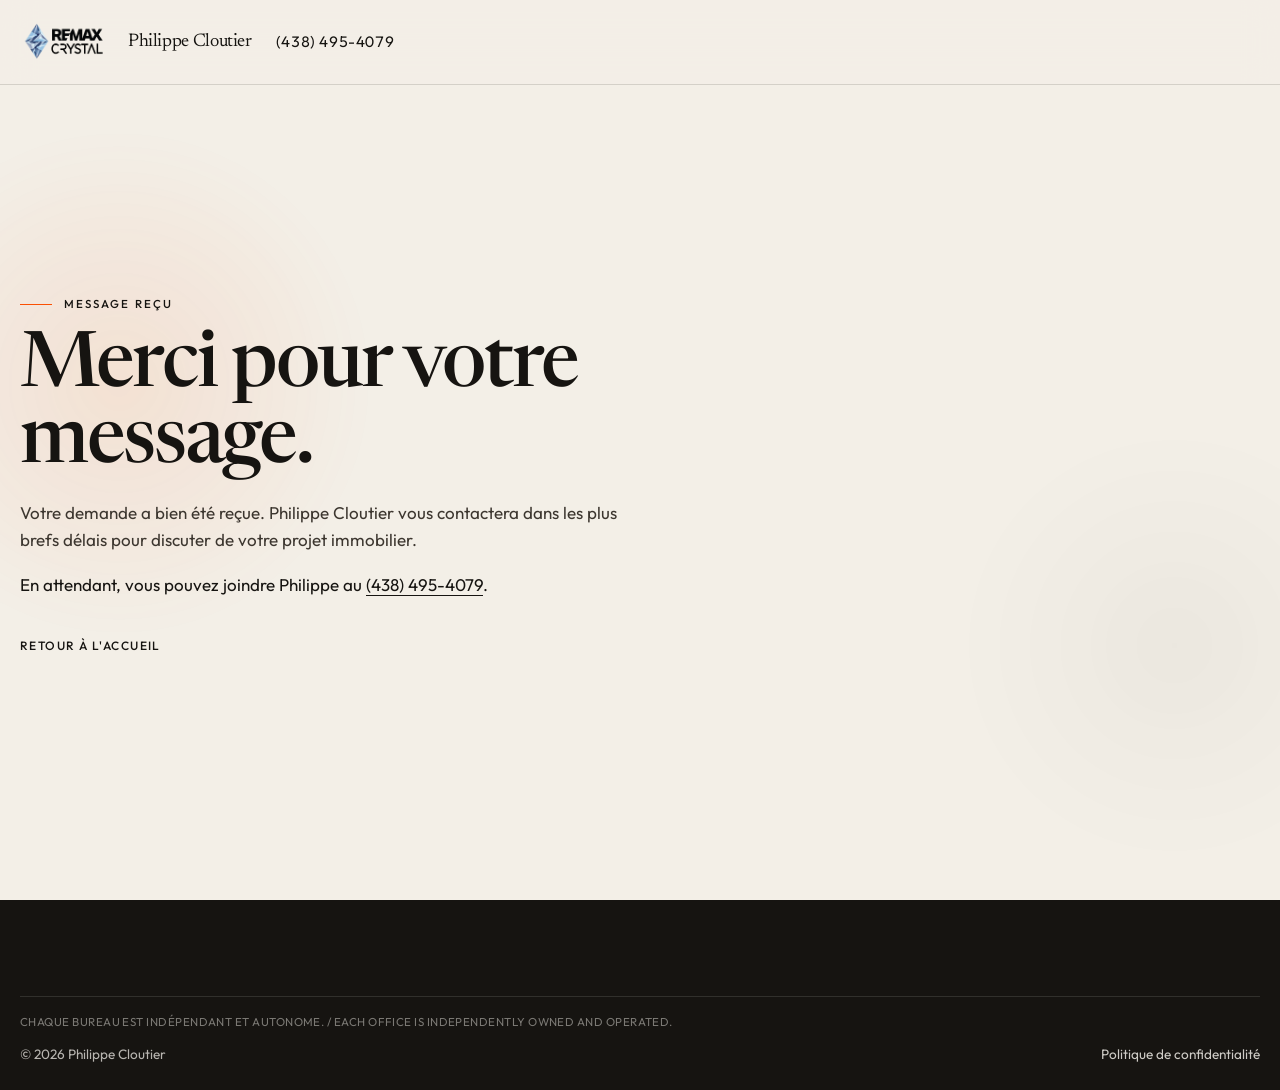
<file: merci.html>
<!DOCTYPE html>
<html lang="fr-CA">
<head>
  <meta charset="utf-8">
  <meta name="viewport" content="width=device-width, initial-scale=1">
  <title>Message reçu | Philippe Cloutier, courtier immobilier</title>
  <meta name="description" content="Votre message à Philippe Cloutier, courtier immobilier RE/MAX CRYSTAL à Saint-Eustache, a bien été reçu.">
  <meta name="robots" content="noindex, nofollow">
  <link rel="canonical" href="https://philippecloutier.net/merci.html">
  <link rel="alternate" hreflang="fr-CA" href="https://philippecloutier.net/merci.html">
  <link rel="alternate" hreflang="x-default" href="https://philippecloutier.net/merci.html">
  <meta property="og:title" content="Message reçu | Philippe Cloutier, courtier immobilier">
  <meta property="og:description" content="Votre message à Philippe Cloutier, courtier immobilier RE/MAX CRYSTAL à Saint-Eustache, a bien été reçu.">
  <meta property="og:type" content="website">
  <meta property="og:locale" content="fr_CA">
  <meta property="og:url" content="https://philippecloutier.net/merci.html">
  <meta property="og:image" content="https://philippecloutier.net/og-image.jpg">
  <meta property="og:image:alt" content="Philippe Cloutier, courtier immobilier RE/MAX CRYSTAL à Saint-Eustache">
  <meta name="twitter:card" content="summary_large_image">
  <meta name="twitter:title" content="Message reçu | Philippe Cloutier, courtier immobilier">
  <meta name="twitter:description" content="Votre message à Philippe Cloutier, courtier immobilier RE/MAX CRYSTAL à Saint-Eustache, a bien été reçu.">
  <meta name="twitter:image" content="https://philippecloutier.net/og-image.jpg">
  <link rel="icon" href="/favicon.ico" sizes="any">
  <link rel="icon" type="image/png" href="/favicon.png">
  <link rel="apple-touch-icon" href="/apple-touch-icon.png">
  <link rel="preconnect" href="https://fonts.googleapis.com">
  <link rel="preconnect" href="https://fonts.gstatic.com" crossorigin>
  <link rel="preload" href="https://fonts.googleapis.com/css2?family=Newsreader:ital,opsz,wght@0,6..72,400;0,6..72,500&family=Outfit:wght@300;400;500&display=swap" as="style" onload="this.onload=null;this.rel='stylesheet'">
  <noscript><link rel="stylesheet" href="https://fonts.googleapis.com/css2?family=Newsreader:ital,opsz,wght@0,6..72,400;0,6..72,500&family=Outfit:wght@300;400;500&display=swap"></noscript>
  <link rel="stylesheet" href="/assets/site.css">
</head>
<body>
  <a class="skip" href="#contenu">Aller au contenu</a>
  <div class="atmosphere" aria-hidden="true"><span class="orb orb-a"></span><span class="orb orb-b"></span></div>
  <div class="page">
    <header class="nav nav-solid" id="nav">
      <div class="nav-inner">
        <a class="brand" href="/">
          <img class="brand-logo brand-logo-light" src="/logo_remax_crystal_fond_noir.png" alt="RE/MAX CRYSTAL" width="500" height="208">
          <img class="brand-logo brand-logo-dark" src="/crystal-supp-noir-diamand.png" alt="" width="1600" height="712">
          <span class="brand-name">Philippe Cloutier</span>
        </a>
        <a class="nav-phone desk" href="tel:+14384954079">(438) 495-4079</a>
      </div>
    </header>
    <main id="contenu" class="thanks">
      <div class="wrap">
        <p class="eyebrow">Message reçu</p>
        <h1>Merci pour votre message.</h1>
        <p class="lede">Votre demande a bien été reçue. Philippe Cloutier vous contactera dans les plus brefs délais pour discuter de votre projet immobilier.</p>
        <p>En attendant, vous pouvez joindre Philippe au <a href="tel:+14384954079">(438) 495-4079</a>.</p>
        <p class="section-more"><a class="text-link" href="/">Retour à l'accueil</a></p>
      </div>
    </main>
    <footer class="site-footer">
      <div class="wrap-wide">
        <p class="fine">Chaque bureau est indépendant et autonome. / Each Office Is Independently Owned and Operated.</p>
        <div class="footer-bottom"><span>© 2026 Philippe Cloutier</span><a href="/politique-confidentialite.html">Politique de confidentialité</a></div>
      </div>
    </footer>
  </div>
</body>
</html>
</file>
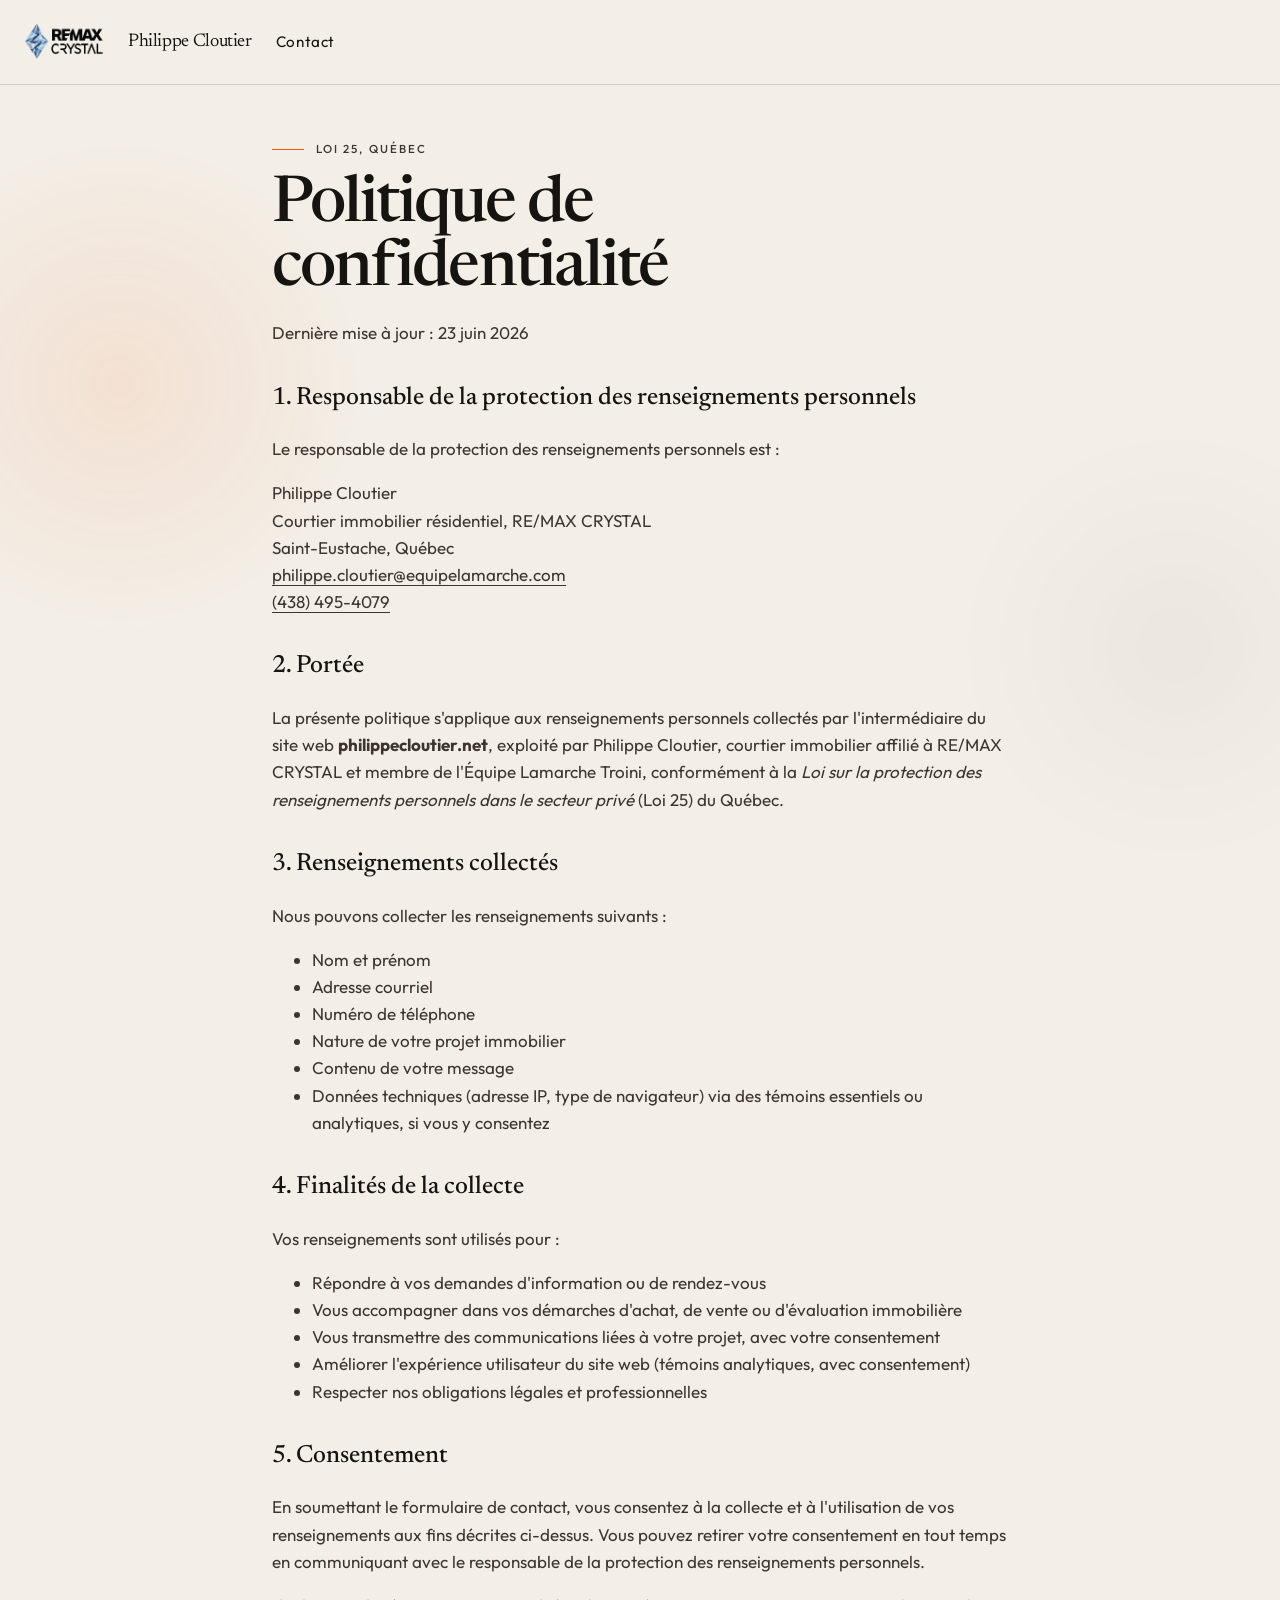
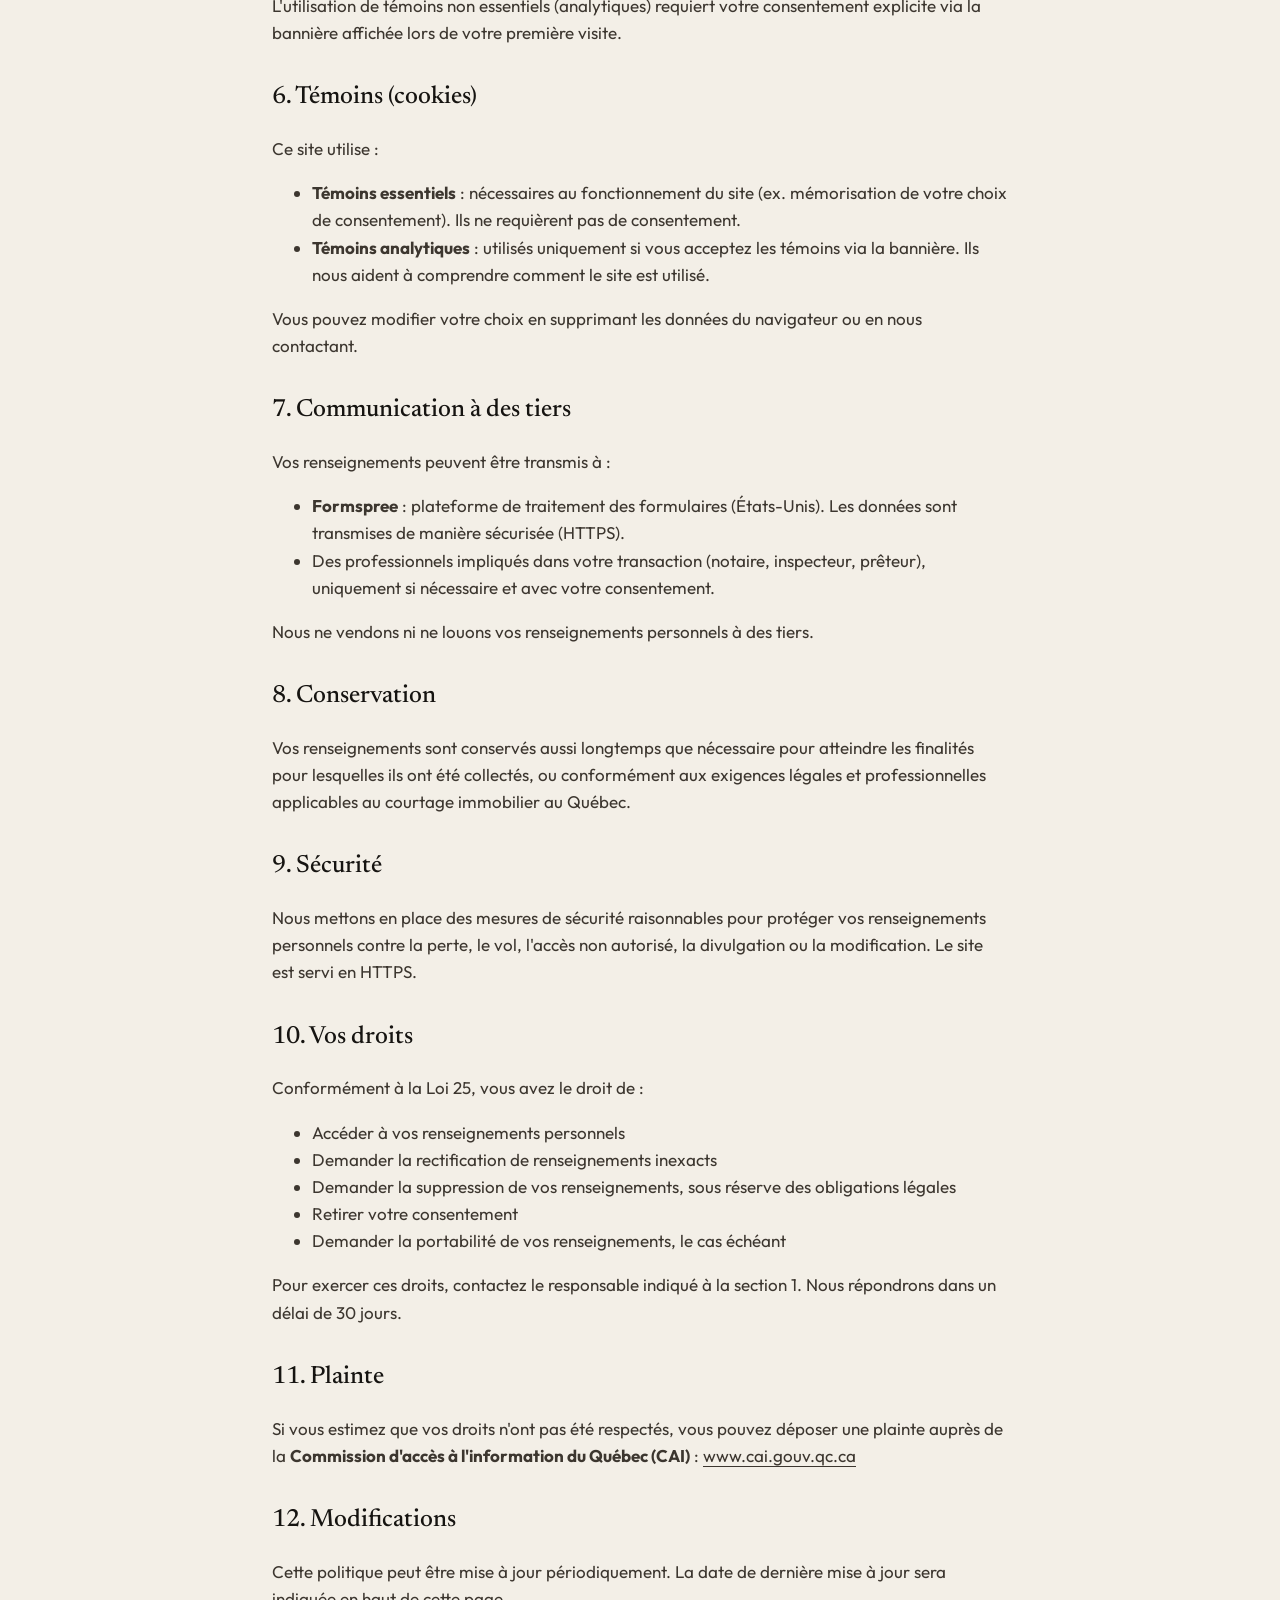
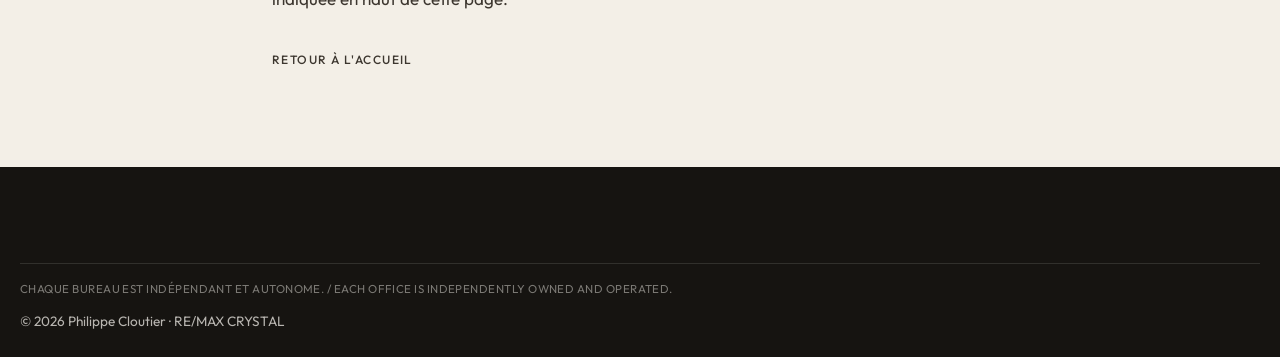
<file: politique-confidentialite.html>
<!DOCTYPE html>
<html lang="fr-CA">
<head>
  <meta charset="utf-8">
  <meta name="viewport" content="width=device-width, initial-scale=1">
  <title>Politique de confidentialité (Loi 25) | Philippe Cloutier</title>
  <meta name="description" content="Politique de confidentialité de Philippe Cloutier, courtier immobilier RE/MAX CRYSTAL à Saint-Eustache, conforme à la Loi 25 du Québec.">
  <link rel="canonical" href="https://philippecloutier.net/politique-confidentialite.html">
  <link rel="alternate" hreflang="fr-CA" href="https://philippecloutier.net/politique-confidentialite.html">
  <link rel="alternate" hreflang="x-default" href="https://philippecloutier.net/politique-confidentialite.html">
  <meta name="robots" content="index, follow">
  <meta property="og:title" content="Politique de confidentialité (Loi 25) | Philippe Cloutier">
  <meta property="og:description" content="Politique de confidentialité de Philippe Cloutier, courtier immobilier RE/MAX CRYSTAL à Saint-Eustache, conforme à la Loi 25 du Québec.">
  <meta property="og:type" content="website">
  <meta property="og:locale" content="fr_CA">
  <meta property="og:url" content="https://philippecloutier.net/politique-confidentialite.html">
  <meta property="og:image" content="https://philippecloutier.net/og-image.jpg">
  <meta property="og:image:alt" content="Philippe Cloutier, courtier immobilier RE/MAX CRYSTAL à Saint-Eustache">
  <meta name="twitter:card" content="summary_large_image">
  <meta name="twitter:title" content="Politique de confidentialité (Loi 25) | Philippe Cloutier">
  <meta name="twitter:description" content="Politique de confidentialité de Philippe Cloutier, courtier immobilier RE/MAX CRYSTAL à Saint-Eustache, conforme à la Loi 25 du Québec.">
  <meta name="twitter:image" content="https://philippecloutier.net/og-image.jpg">
  <link rel="icon" href="/favicon.ico" sizes="any">
  <link rel="icon" type="image/png" href="/favicon.png">
  <link rel="apple-touch-icon" href="/apple-touch-icon.png">
  <link rel="preconnect" href="https://fonts.googleapis.com">
  <link rel="preconnect" href="https://fonts.gstatic.com" crossorigin>
  <link rel="preload" href="https://fonts.googleapis.com/css2?family=Newsreader:ital,opsz,wght@0,6..72,400;0,6..72,500&family=Outfit:wght@300;400;500&display=swap" as="style" onload="this.onload=null;this.rel='stylesheet'">
  <noscript><link rel="stylesheet" href="https://fonts.googleapis.com/css2?family=Newsreader:ital,opsz,wght@0,6..72,400;0,6..72,500&family=Outfit:wght@300;400;500&display=swap"></noscript>
  <link rel="stylesheet" href="/assets/site.css">
  <script type="application/ld+json">
  {"@context":"https://schema.org","@type":"BreadcrumbList","itemListElement":[{"@type":"ListItem","position":1,"name":"Accueil","item":"https://philippecloutier.net/"},{"@type":"ListItem","position":2,"name":"Politique de confidentialité","item":"https://philippecloutier.net/politique-confidentialite.html"}]}
  </script>
</head>
<body>
  <a class="skip" href="#contenu">Aller au contenu</a>
  <div class="atmosphere" aria-hidden="true"><span class="orb orb-a"></span><span class="orb orb-b"></span></div>
  <div class="page">
    <header class="nav nav-solid" id="nav">
      <div class="nav-inner">
        <a class="brand" href="/">
          <img class="brand-logo brand-logo-light" src="/logo_remax_crystal_fond_noir.png" alt="RE/MAX CRYSTAL" width="500" height="208">
          <img class="brand-logo brand-logo-dark" src="/crystal-supp-noir-diamand.png" alt="" width="1600" height="712">
          <span class="brand-name">Philippe Cloutier</span>
        </a>
        <a class="nav-phone desk" href="/#contact">Contact</a>
      </div>
    </header>
    <main id="contenu" class="page-hero">
      <article class="wrap legal">
        <p class="eyebrow">Loi 25, Québec</p>
        <h1>Politique de confidentialité</h1>
        <p class="updated">Dernière mise à jour : 23 juin 2026</p>

        <h2>1. Responsable de la protection des renseignements personnels</h2>
        <p>Le responsable de la protection des renseignements personnels est :</p>
        <p>Philippe Cloutier<br>Courtier immobilier résidentiel, RE/MAX CRYSTAL<br>Saint-Eustache, Québec<br><a href="mailto:philippe.cloutier@equipelamarche.com">philippe.cloutier@equipelamarche.com</a><br><a href="tel:+14384954079">(438) 495-4079</a></p>

        <h2>2. Portée</h2>
        <p>La présente politique s'applique aux renseignements personnels collectés par l'intermédiaire du site web <strong>philippecloutier.net</strong>, exploité par Philippe Cloutier, courtier immobilier affilié à RE/MAX CRYSTAL et membre de l'Équipe Lamarche Troini, conformément à la <em>Loi sur la protection des renseignements personnels dans le secteur privé</em> (Loi 25) du Québec.</p>

        <h2>3. Renseignements collectés</h2>
        <p>Nous pouvons collecter les renseignements suivants :</p>
        <ul>
          <li>Nom et prénom</li>
          <li>Adresse courriel</li>
          <li>Numéro de téléphone</li>
          <li>Nature de votre projet immobilier</li>
          <li>Contenu de votre message</li>
          <li>Données techniques (adresse IP, type de navigateur) via des témoins essentiels ou analytiques, si vous y consentez</li>
        </ul>

        <h2>4. Finalités de la collecte</h2>
        <p>Vos renseignements sont utilisés pour :</p>
        <ul>
          <li>Répondre à vos demandes d'information ou de rendez-vous</li>
          <li>Vous accompagner dans vos démarches d'achat, de vente ou d'évaluation immobilière</li>
          <li>Vous transmettre des communications liées à votre projet, avec votre consentement</li>
          <li>Améliorer l'expérience utilisateur du site web (témoins analytiques, avec consentement)</li>
          <li>Respecter nos obligations légales et professionnelles</li>
        </ul>

        <h2>5. Consentement</h2>
        <p>En soumettant le formulaire de contact, vous consentez à la collecte et à l'utilisation de vos renseignements aux fins décrites ci-dessus. Vous pouvez retirer votre consentement en tout temps en communiquant avec le responsable de la protection des renseignements personnels.</p>
        <p>L'utilisation de témoins non essentiels (analytiques) requiert votre consentement explicite via la bannière affichée lors de votre première visite.</p>

        <h2>6. Témoins (cookies)</h2>
        <p>Ce site utilise :</p>
        <ul>
          <li><strong>Témoins essentiels</strong> : nécessaires au fonctionnement du site (ex. mémorisation de votre choix de consentement). Ils ne requièrent pas de consentement.</li>
          <li><strong>Témoins analytiques</strong> : utilisés uniquement si vous acceptez les témoins via la bannière. Ils nous aident à comprendre comment le site est utilisé.</li>
        </ul>
        <p>Vous pouvez modifier votre choix en supprimant les données du navigateur ou en nous contactant.</p>

        <h2>7. Communication à des tiers</h2>
        <p>Vos renseignements peuvent être transmis à :</p>
        <ul>
          <li><strong>Formspree</strong> : plateforme de traitement des formulaires (États-Unis). Les données sont transmises de manière sécurisée (HTTPS).</li>
          <li>Des professionnels impliqués dans votre transaction (notaire, inspecteur, prêteur), uniquement si nécessaire et avec votre consentement.</li>
        </ul>
        <p>Nous ne vendons ni ne louons vos renseignements personnels à des tiers.</p>

        <h2>8. Conservation</h2>
        <p>Vos renseignements sont conservés aussi longtemps que nécessaire pour atteindre les finalités pour lesquelles ils ont été collectés, ou conformément aux exigences légales et professionnelles applicables au courtage immobilier au Québec.</p>

        <h2>9. Sécurité</h2>
        <p>Nous mettons en place des mesures de sécurité raisonnables pour protéger vos renseignements personnels contre la perte, le vol, l'accès non autorisé, la divulgation ou la modification. Le site est servi en HTTPS.</p>

        <h2>10. Vos droits</h2>
        <p>Conformément à la Loi 25, vous avez le droit de :</p>
        <ul>
          <li>Accéder à vos renseignements personnels</li>
          <li>Demander la rectification de renseignements inexacts</li>
          <li>Demander la suppression de vos renseignements, sous réserve des obligations légales</li>
          <li>Retirer votre consentement</li>
          <li>Demander la portabilité de vos renseignements, le cas échéant</li>
        </ul>
        <p>Pour exercer ces droits, contactez le responsable indiqué à la section 1. Nous répondrons dans un délai de 30 jours.</p>

        <h2>11. Plainte</h2>
        <p>Si vous estimez que vos droits n'ont pas été respectés, vous pouvez déposer une plainte auprès de la <strong>Commission d'accès à l'information du Québec (CAI)</strong> : <a href="https://www.cai.gouv.qc.ca" target="_blank" rel="noopener">www.cai.gouv.qc.ca</a></p>

        <h2>12. Modifications</h2>
        <p>Cette politique peut être mise à jour périodiquement. La date de dernière mise à jour sera indiquée en haut de cette page.</p>
        <p class="section-more"><a class="text-link" href="/">Retour à l'accueil</a></p>
      </article>
    </main>
    <footer class="site-footer">
      <div class="wrap-wide">
        <p class="fine">Chaque bureau est indépendant et autonome. / Each Office Is Independently Owned and Operated.</p>
        <div class="footer-bottom"><span>© 2026 Philippe Cloutier · RE/MAX CRYSTAL</span></div>
      </div>
    </footer>
  </div>
</body>
</html>
</file>
<file: assets/site.css>
:root {
  --ivory: #f3efe7;
  --paper: #f7f4ee;
  --ink: #161411;
  --ink-soft: #3c362f;
  --muted: #5c564e;
  --line: rgba(22, 20, 17, 0.14);
  --line-strong: rgba(22, 20, 17, 0.28);
  --accent: #fa5003;
  --white: #fffcf7;
  --header: 5.25rem;
  --ease: cubic-bezier(0.25, 0.46, 0.45, 0.94);
  --serif: "Newsreader", "Iowan Old Style", "Palatino Linotype", Palatino, serif;
  --sans: "Outfit", "Avenir Next", "Segoe UI", sans-serif;
  --wrap: 1240px;
  --wide: 1440px;
}

*,
*::before,
*::after { box-sizing: border-box; }

html { scroll-behavior: auto; }

body {
  margin: 0;
  background: var(--ivory);
  color: var(--ink);
  font-family: var(--sans);
  font-weight: 400;
  font-size: 1.0625rem;
  line-height: 1.6;
  text-rendering: optimizeLegibility;
  -webkit-font-smoothing: antialiased;
}

img { max-width: 100%; display: block; }

a { color: inherit; text-decoration-thickness: 1px; text-underline-offset: 0.22em; }

button, input, select, textarea { font: inherit; color: inherit; }

:focus-visible {
  outline: 2px solid var(--accent);
  outline-offset: 3px;
}

.skip {
  position: absolute;
  left: 1rem;
  top: -4rem;
  background: var(--ink);
  color: var(--paper);
  padding: 0.7rem 1rem;
  z-index: 100;
}
.skip:focus { top: 1rem; }

.atmosphere {
  position: fixed;
  inset: -48px;
  z-index: 0;
  pointer-events: none;
  overflow: hidden;
}
.orb {
  position: absolute;
  border-radius: 50%;
  filter: blur(8px);
  opacity: 0.55;
  will-change: transform;
}
.orb-a {
  width: 42vw;
  height: 42vw;
  left: -8vw;
  top: 18vh;
  background: radial-gradient(circle, rgba(250, 80, 3, 0.16), rgba(250, 80, 3, 0) 68%);
  animation: drift-a 36s ease-in-out infinite;
}
.orb-b {
  width: 36vw;
  height: 36vw;
  right: -6vw;
  bottom: 8vh;
  background: radial-gradient(circle, rgba(22, 20, 17, 0.06), rgba(22, 20, 17, 0) 70%);
  animation: drift-b 42s ease-in-out infinite;
}
@keyframes drift-a {
  0%, 100% { transform: translate3d(0, 0, 0); }
  50% { transform: translate3d(4vw, 3vh, 0); }
}
@keyframes drift-b {
  0%, 100% { transform: translate3d(0, 0, 0); }
  50% { transform: translate3d(-3vw, -4vh, 0); }
}

.page { position: relative; z-index: 1; }

.wrap { width: min(var(--wrap), calc(100% - 2.5rem)); margin-inline: auto; }
.wrap-wide { width: min(var(--wide), calc(100% - 2.5rem)); margin-inline: auto; }

.nav {
  position: fixed;
  inset: 0 0 auto 0;
  z-index: 40;
  color: var(--white);
  transition: background 0.4s var(--ease), color 0.4s var(--ease), border-color 0.4s var(--ease);
  border-bottom: 1px solid transparent;
}
.nav-inner {
  width: min(var(--wide), calc(100% - 2.5rem));
  margin-inline: auto;
  min-height: var(--header);
  display: flex;
  align-items: center;
  gap: 1.5rem;
}
.brand {
  display: flex;
  align-items: center;
  gap: 0.85rem;
  text-decoration: none;
  min-width: 0;
}
.brand-logo { height: 42px; width: auto; }
.brand-logo-dark { display: none; }
.brand-name {
  font-family: var(--serif);
  font-size: 1.15rem;
  letter-spacing: -0.02em;
  white-space: nowrap;
}
.nav-links {
  display: flex;
  gap: 1.6rem;
  margin-left: auto;
  font-size: 0.78rem;
  letter-spacing: 0.14em;
  text-transform: uppercase;
}
.nav-links a { text-decoration: none; position: relative; }
.nav-links a::after,
.text-link::after {
  content: "";
  position: absolute;
  left: 0;
  bottom: -0.25rem;
  width: 100%;
  height: 1px;
  background: currentColor;
  transform: scaleX(0);
  transform-origin: left;
  transition: transform 0.45s var(--ease);
}
.nav-links a:hover::after,
.text-link:hover::after { transform: scaleX(1); }
.nav-phone {
  text-decoration: none;
  font-variant-numeric: tabular-nums;
  letter-spacing: 0.04em;
  font-size: 0.95rem;
}
.nav-toggle {
  display: none;
  margin-left: auto;
  width: 44px;
  height: 44px;
  border: 0;
  background: transparent;
  padding: 0;
  position: relative;
}
.nav-toggle span {
  position: absolute;
  left: 10px;
  right: 10px;
  height: 1px;
  background: currentColor;
  transition: transform 0.35s var(--ease), opacity 0.35s var(--ease);
}
.nav-toggle span:first-child { top: 18px; }
.nav-toggle span:last-child { top: 26px; }
.nav-toggle[aria-expanded="true"] span:first-child { transform: translateY(4px) rotate(40deg); }
.nav-toggle[aria-expanded="true"] span:last-child { transform: translateY(-4px) rotate(-40deg); }

.nav.is-solid,
.nav.nav-solid {
  background: rgba(243, 239, 231, 0.94);
  color: var(--ink);
  border-bottom-color: var(--line);
  backdrop-filter: blur(16px);
}
.nav.is-solid .brand-logo-light,
.nav.nav-solid .brand-logo-light { display: none; }
.nav.is-solid .brand-logo-dark,
.nav.nav-solid .brand-logo-dark { display: block; }

.nav-panel {
  position: fixed;
  inset: 0;
  z-index: 39;
  background: var(--ivory);
  color: var(--ink);
  display: flex;
  flex-direction: column;
  justify-content: flex-end;
  padding: 2rem 1.5rem 2.5rem;
  gap: 1.25rem;
}
.nav-panel[hidden] { display: none; }
.nav-panel a {
  font-family: var(--serif);
  font-size: clamp(2rem, 8vw, 3.2rem);
  line-height: 1.05;
  text-decoration: none;
  letter-spacing: -0.03em;
}
.nav-panel .nav-phone { font-family: var(--sans); font-size: 1.05rem; margin-top: 0.5rem; }

.hero {
  position: relative;
  min-height: 100svh;
  color: var(--white);
  display: flex;
  align-items: flex-end;
  background: #1a1814;
  overflow: hidden;
}
.hero-media {
  position: absolute;
  inset: 0;
}
.hero-media img {
  width: 100%;
  height: 100%;
  object-fit: cover;
  object-position: center 40%;
}
.hero-shade {
  position: absolute;
  inset: 0;
  background:
    linear-gradient(180deg, rgba(16, 14, 12, 0.28) 0%, rgba(16, 14, 12, 0.08) 32%, rgba(16, 14, 12, 0.72) 100%),
    linear-gradient(90deg, rgba(16, 14, 12, 0.45), transparent 55%);
}
.hero-copy {
  position: relative;
  z-index: 1;
  width: min(var(--wide), calc(100% - 2.5rem));
  margin: 0 auto;
  padding: calc(var(--header) + 2rem) 0 7.5rem;
}
.eyebrow {
  display: flex;
  align-items: center;
  gap: 0.75rem;
  margin: 0 0 1rem;
  font-size: 0.72rem;
  letter-spacing: 0.18em;
  text-transform: uppercase;
  font-weight: 500;
}
.eyebrow::before {
  content: "";
  width: 2rem;
  height: 1px;
  background: var(--accent);
  flex: none;
}
.hero h1 {
  margin: 0;
  font-family: var(--serif);
  font-weight: 500;
  font-size: clamp(3.4rem, 8vw, 7.4rem);
  line-height: 0.92;
  letter-spacing: -0.035em;
}
.hero-role {
  margin: 1.25rem 0 0;
  font-size: 1.05rem;
  letter-spacing: 0.04em;
}
.hero-lede {
  max-width: 36rem;
  margin: 1rem 0 0;
  font-family: var(--serif);
  font-style: italic;
  font-weight: 400;
  font-size: clamp(1.25rem, 2vw, 1.65rem);
  line-height: 1.35;
  color: rgba(255, 252, 247, 0.88);
}
.hero-actions {
  display: flex;
  flex-wrap: wrap;
  gap: 0.75rem;
  margin-top: 2rem;
}
.hero-meta {
  margin: 1.75rem 0 0;
  color: rgba(255, 252, 247, 0.72);
  font-size: 0.82rem;
  letter-spacing: 0.12em;
  text-transform: uppercase;
}

.btn {
  display: inline-flex;
  align-items: center;
  justify-content: center;
  min-height: 48px;
  padding: 0.85rem 1.35rem;
  border: 1px solid transparent;
  text-decoration: none;
  letter-spacing: 0.12em;
  text-transform: uppercase;
  font-size: 0.72rem;
  font-weight: 500;
  transition: background 0.4s var(--ease), color 0.4s var(--ease), border-color 0.4s var(--ease);
}
.btn-light { background: var(--paper); color: var(--ink); }
.btn-light:hover { background: var(--white); }
.btn-ghost { background: transparent; color: var(--white); border-color: rgba(255, 252, 247, 0.55); }
.btn-ghost:hover { background: rgba(255, 252, 247, 0.08); border-color: var(--white); }
.btn-ink { background: var(--ink); color: var(--paper); }
.btn-ink:hover { background: #2a241e; }
.btn-line { background: transparent; color: var(--ink); border-color: var(--line-strong); }
.btn-line:hover { border-color: var(--ink); }

.text-link {
  position: relative;
  display: inline-flex;
  text-decoration: none;
  letter-spacing: 0.12em;
  text-transform: uppercase;
  font-size: 0.75rem;
  font-weight: 500;
}

.section { padding: 6.5rem 0; }
.section-tight { padding: 4.5rem 0; }
.section-head {
  display: grid;
  grid-template-columns: minmax(0, 1fr) minmax(0, 1.1fr);
  gap: 2rem 4rem;
  align-items: end;
  margin-bottom: 2.75rem;
}
.section-head h2,
.block-title {
  margin: 0;
  font-family: var(--serif);
  font-weight: 500;
  font-size: clamp(2.4rem, 4.5vw, 4.2rem);
  line-height: 1.02;
  letter-spacing: -0.03em;
}
.lede { margin: 0; color: var(--ink-soft); max-width: 38rem; }
.section-more { margin: 2rem 0 0; }

.listing-grid,
.feature-grid {
  display: grid;
  grid-template-columns: repeat(3, minmax(0, 1fr));
  gap: 1.75rem 1.25rem;
  align-items: start;
}
.feature-grid .card,
.listing-grid .card {
  grid-row: auto;
  min-width: 0;
}

.card { min-width: 0; }
.card[hidden] { display: none; }
.card-media {
  position: relative;
  display: block;
  aspect-ratio: 4 / 3;
  height: auto;
  overflow: hidden;
  background: #e6e0d6;
  text-decoration: none;
}
.card-media img {
  display: block;
  width: 100%;
  height: 100%;
  object-fit: cover;
  object-position: center;
  transform: scale(1.01);
  transition: transform 0.8s var(--ease);
}
.card-media.is-missing img { visibility: hidden; }
.card-media.is-missing::after {
  content: "Photo indisponible";
  position: absolute;
  inset: 0;
  display: flex;
  align-items: center;
  justify-content: center;
  padding: 1rem;
  text-align: center;
  color: var(--muted);
  font-size: 0.75rem;
  letter-spacing: 0.12em;
  text-transform: uppercase;
}
.card:hover .card-media img { transform: scale(1.045); }
.card-status,
.badge {
  display: inline-flex;
  align-items: center;
  gap: 0.4rem;
  padding: 0.35rem 0.55rem;
  background: var(--paper);
  color: var(--ink);
  font-size: 0.68rem;
  letter-spacing: 0.14em;
  text-transform: uppercase;
}
.card-status {
  position: absolute;
  left: 0.8rem;
  bottom: 0.8rem;
}
.badge-sold { background: var(--ink); color: var(--paper); }
.card-body { padding-top: 1rem; }
.card-price {
  margin: 0;
  font-family: var(--serif);
  font-size: 1.65rem;
  letter-spacing: -0.03em;
  line-height: 1.1;
}
.card h3 { margin: 0.35rem 0 0; font-size: 1.2rem; font-weight: 500; letter-spacing: -0.02em; }
.card h3 a { text-decoration: none; }
.card h3 a:hover { text-decoration: underline; text-underline-offset: 0.18em; }
.card-city, .card-meta, .card-note {
  margin: 0.3rem 0 0;
  color: var(--muted);
  font-size: 0.92rem;
}
.card-foot {
  display: flex;
  justify-content: space-between;
  gap: 1rem;
  margin-top: 0.85rem;
  align-items: baseline;
}
.card-mls { font-size: 0.75rem; letter-spacing: 0.08em; text-transform: uppercase; color: var(--muted); }

.split {
  display: grid;
  grid-template-columns: 0.9fr 1.1fr;
  min-height: 88vh;
  background: var(--ink);
  color: var(--paper);
}
.split-media { position: relative; min-height: 70vw; }
.split-media img { width: 100%; height: 100%; object-fit: cover; object-position: center 15%; position: absolute; inset: 0; }
.split-copy {
  padding: clamp(4rem, 8vw, 7rem) clamp(1.5rem, 5vw, 5rem);
  display: flex;
  flex-direction: column;
  justify-content: center;
}
.split .eyebrow { color: rgba(247, 244, 238, 0.8); }
.quote {
  margin: 0 0 1.5rem;
  padding: 0;
  border: 0;
  font-family: var(--serif);
  font-style: italic;
  font-size: clamp(1.45rem, 2.4vw, 2rem);
  line-height: 1.35;
  font-weight: 400;
}
.split p { color: rgba(247, 244, 238, 0.78); }
.split strong { color: var(--paper); font-weight: 500; }
.sign { margin-top: 2rem; }
.sign strong { display: block; font-family: var(--serif); font-size: 1.5rem; font-weight: 500; font-style: italic; }
.sign span { color: rgba(247, 244, 238, 0.6); font-size: 0.78rem; letter-spacing: 0.12em; text-transform: uppercase; }

.pillars {
  display: grid;
  grid-template-columns: repeat(3, 1fr);
  gap: 0;
  border-top: 1px solid var(--line);
}
.pillar {
  padding: 2rem 1.5rem 0.5rem 0;
  border-right: 1px solid var(--line);
}
.pillar:last-child { border-right: 0; padding-right: 0; }
.pillar:not(:first-child) { padding-left: 1.5rem; }
.pillar-index {
  font-family: var(--serif);
  font-style: italic;
  color: var(--accent);
  font-size: 1.3rem;
}
.pillar h3 {
  margin: 0.8rem 0 0.6rem;
  font-family: var(--serif);
  font-weight: 500;
  font-size: 2rem;
  letter-spacing: -0.03em;
}
.pillar p { margin: 0; color: var(--ink-soft); }

.team {
  display: grid;
  grid-template-columns: 0.8fr 1.2fr;
  gap: 3rem;
  align-items: center;
}
.town-links { display: flex; flex-wrap: wrap; gap: 0.8rem 1.4rem; list-style: none; margin: 1.5rem 0 0; padding: 0; }
.town-links a { text-decoration: none; border-bottom: 1px solid var(--line-strong); }
.town-links a:hover { border-bottom-color: var(--ink); }
.team-logos { display: flex; flex-wrap: wrap; gap: 1.5rem 2rem; align-items: center; margin: 1.5rem 0 0; }
.team-logos img { height: 52px; width: auto; max-width: 240px; object-fit: contain; }

.services { display: grid; grid-template-columns: repeat(3, 1fr); gap: 1.25rem; }
.service h3 {
  margin: 1rem 0 0.4rem;
  font-family: var(--serif);
  font-weight: 500;
  font-size: 2rem;
  letter-spacing: -0.03em;
}
.service p { margin: 0; color: var(--ink-soft); }
.service-media { aspect-ratio: 3 / 2; overflow: hidden; background: #ddd6cb; }
.service-media img {
  width: 100%;
  height: 100%;
  object-fit: cover;
  transition: transform 0.8s var(--ease);
}
.service:hover .service-media img { transform: scale(1.04); }
.service-index {
  font-size: 0.72rem;
  letter-spacing: 0.16em;
  text-transform: uppercase;
  color: var(--muted);
}

.reviews-head {
  display: flex;
  justify-content: space-between;
  gap: 2rem;
  align-items: end;
  margin-bottom: 2rem;
}
.rating-row { display: flex; align-items: baseline; gap: 0.7rem; margin: 0.4rem 0 0; }
.rating-score { font-family: var(--serif); font-size: 3rem; line-height: 1; letter-spacing: -0.04em; }
.stars { color: var(--accent); letter-spacing: 0.12em; }
.review-grid { display: grid; grid-template-columns: repeat(3, 1fr); gap: 1.25rem; }
.review {
  margin: 0;
  padding: 0 0 0.5rem;
  border-top: 1px solid var(--line);
  padding-top: 1.25rem;
  display: flex;
  flex-direction: column;
  min-height: 100%;
}
.review p { margin: 0; font-family: var(--serif); font-size: 1.2rem; line-height: 1.45; }
.review footer { margin-top: auto; padding-top: 1.25rem; color: var(--muted); font-size: 0.85rem; }
.review-actions { display: flex; flex-wrap: wrap; gap: 1.25rem; margin-top: 1.75rem; }

.faq { display: grid; grid-template-columns: 0.7fr 1.3fr; gap: 3rem; }
.faq-item { border-top: 1px solid var(--line); }
.faq-item:last-child { border-bottom: 1px solid var(--line); }
.faq-item button {
  width: 100%;
  text-align: left;
  background: none;
  border: 0;
  padding: 1.2rem 0;
  display: flex;
  justify-content: space-between;
  gap: 1rem;
  cursor: pointer;
  font-family: var(--serif);
  font-size: 1.35rem;
  letter-spacing: -0.02em;
}
.faq-item button span[aria-hidden] {
  font-family: var(--sans);
  font-weight: 300;
  font-size: 1.5rem;
  line-height: 1;
}
.faq-item dd { margin: 0; color: var(--ink-soft); padding: 0 2rem 1.2rem 0; }
.faq-item dd[hidden] { display: none; }

.contact {
  display: grid;
  grid-template-columns: 0.85fr 1.15fr;
  gap: 4rem;
  background: var(--ink);
  color: var(--paper);
}
.contact .wrap { display: contents; }
.contact-copy, .contact-form { padding: 6.5rem 0; }
.contact-copy { padding-left: max(1.25rem, calc((100% - var(--wide)) / 2 + 1.25rem)); padding-right: 1rem; }
.contact-form { padding-right: max(1.25rem, calc((100% - var(--wide)) / 2 + 1.25rem)); }
.contact h2 { color: var(--paper); }
.contact a { color: var(--paper); }
.contact .card-note { color: rgba(247, 244, 238, 0.62); }
.contact-list { list-style: none; margin: 2rem 0 0; padding: 0; display: grid; gap: 1.25rem; }
.contact-list span {
  display: block;
  font-size: 0.72rem;
  letter-spacing: 0.16em;
  text-transform: uppercase;
  color: rgba(247, 244, 238, 0.55);
  margin-bottom: 0.2rem;
}
.contact-logo { height: 42px; width: auto; margin-top: 2rem; }

form { display: grid; gap: 1rem; }
.field { display: grid; gap: 0.35rem; }
.field label { font-size: 0.75rem; letter-spacing: 0.12em; text-transform: uppercase; color: rgba(247, 244, 238, 0.62); }
.field input, .field select, .field textarea {
  width: 100%;
  background: transparent;
  border: 0;
  border-bottom: 1px solid rgba(247, 244, 238, 0.28);
  border-radius: 0;
  padding: 0.75rem 0;
  color: var(--paper);
}
.field textarea { resize: vertical; min-height: 7rem; }
.field input:focus, .field select:focus, .field textarea:focus { outline: none; border-bottom-color: var(--accent); }
.field select option { color: var(--ink); }
.two { display: grid; grid-template-columns: 1fr 1fr; gap: 1rem; }
.check {
  display: flex;
  gap: 0.7rem;
  align-items: flex-start;
  font-size: 0.92rem;
  color: rgba(247, 244, 238, 0.78);
}
.check input { margin-top: 0.25rem; accent-color: var(--accent); }
.form-row { display: flex; justify-content: space-between; gap: 1rem; align-items: center; flex-wrap: wrap; }
.form-status { min-height: 1.2em; font-size: 0.92rem; }
.hp { position: absolute; left: -9999px; }

.filters {
  display: grid;
  grid-template-columns: repeat(4, 1fr) auto;
  gap: 0.75rem;
  align-items: end;
  margin-bottom: 1.25rem;
}
.filters label {
  display: grid;
  gap: 0.35rem;
  font-size: 0.72rem;
  letter-spacing: 0.14em;
  text-transform: uppercase;
  color: var(--muted);
}
.filters select, .filters button {
  min-height: 48px;
  background: transparent;
  border: 0;
  border-bottom: 1px solid var(--line-strong);
  border-radius: 0;
  padding: 0.4rem 0;
}
.filters button { cursor: pointer; letter-spacing: 0.12em; text-transform: uppercase; font-size: 0.72rem; }
.result-count { margin: 0 0 1.5rem; color: var(--muted); }
.empty {
  padding: 2rem 0 3rem;
  border-top: 1px solid var(--line);
  color: var(--ink-soft);
}

.page-hero { padding: calc(var(--header) + 3.5rem) 0 1rem; }
.page-hero h1 {
  margin: 0;
  font-family: var(--serif);
  font-weight: 500;
  font-size: clamp(2.8rem, 6vw, 5.4rem);
  line-height: 0.98;
  letter-spacing: -0.035em;
  max-width: 16ch;
}
.crumbs { margin: 0 0 1rem; color: var(--muted); font-size: 0.85rem; }
.crumbs a { color: inherit; }

.listing-layout {
  display: grid;
  grid-template-columns: minmax(0, 1.35fr) minmax(300px, 0.72fr);
  gap: 2.5rem 3rem;
  align-items: start;
  padding-bottom: 5rem;
}
.gallery-main {
  aspect-ratio: 4 / 3;
  background: #ddd6cb;
  overflow: hidden;
}
.gallery-main img { width: 100%; height: 100%; object-fit: cover; }
.thumbs { display: flex; gap: 0.5rem; margin-top: 0.5rem; overflow-x: auto; padding-bottom: 0.25rem; }
.thumbs button {
  border: 0;
  padding: 0;
  background: #ddd6cb;
  width: 92px;
  height: 68px;
  flex: none;
  cursor: pointer;
  opacity: 0.72;
}
.thumbs button[aria-pressed="true"], .thumbs button:hover { opacity: 1; }
.thumbs img { width: 100%; height: 100%; object-fit: cover; }
.listing-price {
  margin: 0.4rem 0 0;
  font-family: var(--serif);
  font-size: clamp(2.1rem, 3vw, 3.1rem);
  letter-spacing: -0.03em;
  line-height: 1;
  white-space: nowrap;
}
.facts { display: grid; grid-template-columns: 1fr; margin: 1.5rem 0; border-top: 1px solid var(--line); }
.facts div { display: flex; justify-content: space-between; align-items: baseline; gap: 1.25rem; padding: 0.7rem 0; border-bottom: 1px solid var(--line); }
.facts span { font-size: 0.72rem; letter-spacing: 0.12em; text-transform: uppercase; color: var(--muted); flex: none; }
.facts strong { font-weight: 500; text-align: right; }
.prose { color: var(--ink-soft); }
.prose p { margin: 0 0 1rem; }
.listing-actions { display: flex; flex-wrap: wrap; gap: 0.75rem; margin-top: 1.5rem; }
.open-house {
  margin: 1rem 0 0;
  padding-left: 0.9rem;
  border-left: 2px solid var(--accent);
}

.share { display: flex; gap: 3rem; align-items: center; }
.share img { width: 120px; height: 150px; object-fit: cover; object-position: center top; }
.share-links { display: flex; flex-wrap: wrap; gap: 0.6rem 1.2rem; margin-top: 1rem; }

.legal { max-width: 46rem; padding-bottom: 5rem; }
.legal h1 { font-family: var(--serif); font-weight: 500; font-size: clamp(2.6rem, 5vw, 4.2rem); letter-spacing: -0.03em; line-height: 1; margin: 0 0 0.5rem; }
.legal h2 { font-family: var(--serif); font-weight: 500; font-size: 1.55rem; margin: 2rem 0 0.6rem; }
.legal p, .legal li { color: var(--ink-soft); }
.updated { color: var(--muted); }

.site-footer {
  background: var(--ink);
  color: rgba(247, 244, 238, 0.72);
  padding: 3.5rem 0 1.5rem;
}
.footer-grid {
  display: grid;
  grid-template-columns: 1.4fr 1fr 1fr;
  gap: 2rem;
  align-items: start;
}
.site-footer .brand-name { color: var(--paper); }
.site-footer a { color: rgba(247, 244, 238, 0.82); text-decoration: none; }
.site-footer a:hover { text-decoration: underline; }
.footer-links { display: grid; gap: 0.4rem; }
.footer-logo { height: 36px; width: auto; margin-bottom: 1rem; }
.fine {
  margin-top: 2.5rem;
  padding-top: 1rem;
  border-top: 1px solid rgba(247, 244, 238, 0.12);
  font-size: 0.72rem;
  letter-spacing: 0.04em;
  text-transform: uppercase;
  color: rgba(247, 244, 238, 0.45);
}
.footer-bottom { display: flex; justify-content: space-between; gap: 1rem; flex-wrap: wrap; margin-top: 0.8rem; font-size: 0.85rem; }

.cookie {
  position: fixed;
  left: 0;
  right: 0;
  bottom: 0;
  z-index: 50;
  background: var(--ink);
  color: rgba(247, 244, 238, 0.8);
  transform: translateY(110%);
  transition: transform 0.5s var(--ease);
}
.cookie.show { transform: translateY(0); }
.cookie-inner {
  width: min(var(--wide), calc(100% - 2.5rem));
  margin: 0 auto;
  padding: 1rem 0;
  display: flex;
  gap: 1.5rem;
  align-items: center;
  justify-content: space-between;
}
.cookie p { margin: 0; font-size: 0.92rem; }
.cookie a { color: var(--paper); }
.cookie-actions { display: flex; gap: 0.5rem; flex: none; }
.cookie button {
  min-height: 44px;
  padding: 0.55rem 0.9rem;
  background: transparent;
  color: var(--paper);
  border: 1px solid rgba(247, 244, 238, 0.35);
  cursor: pointer;
  letter-spacing: 0.1em;
  text-transform: uppercase;
  font-size: 0.7rem;
}
.cookie .cookie-accept { background: var(--paper); color: var(--ink); border-color: var(--paper); }

.thanks {
  min-height: 100svh;
  display: grid;
  align-content: center;
  padding: calc(var(--header) + 2rem) 0 4rem;
}
.thanks h1 { font-family: var(--serif); font-weight: 500; font-size: clamp(2.8rem, 6vw, 4.8rem); letter-spacing: -0.03em; line-height: 1; margin: 0 0 1rem; max-width: 14ch; }

.js [data-anim] { opacity: 0; transform: translateY(50px); }
.js [data-anim].is-in {
  animation: fade-up 0.7s var(--ease) forwards;
  animation-delay: var(--delay, 0s);
}
@keyframes fade-up {
  to { opacity: 1; transform: translateY(0); }
}

@media (max-width: 980px) {
  .nav-links, .nav-phone.desk { display: none; }
  .nav-toggle { display: block; }
  .section-head, .split, .team, .faq, .contact, .listing-layout, .services, .review-grid, .footer-grid, .share, .filters {
    grid-template-columns: 1fr;
  }
  .listing-grid,
  .feature-grid { grid-template-columns: repeat(2, minmax(0, 1fr)); }
  .pillars { grid-template-columns: 1fr; }
  .pillar, .pillar:not(:first-child) { padding: 1.5rem 0; border-right: 0; border-bottom: 1px solid var(--line); }
  .split-media { min-height: 72vw; }
  .split-media img { position: relative; height: 72vw; }
  .contact-copy, .contact-form { padding-left: 1.25rem; padding-right: 1.25rem; }
  .two { grid-template-columns: 1fr; }
  .reviews-head { flex-direction: column; align-items: start; }
  .filters { grid-template-columns: 1fr 1fr; }
  .facts { grid-template-columns: 1fr; }
}

@media (max-width: 640px) {
  .wrap, .wrap-wide, .nav-inner { width: calc(100% - 1.7rem); }
  .section { padding: 4.25rem 0; }
  .brand-name { font-size: 1rem; }
  .brand-logo { height: 34px; }
  .hero-copy { padding-bottom: 8.5rem; }
  .hero-actions .btn { width: 100%; }
  .listing-grid,
  .feature-grid { grid-template-columns: 1fr; }
  .filters { grid-template-columns: 1fr; }
  .cookie-inner { flex-direction: column; align-items: stretch; }
  .share { flex-direction: column; align-items: flex-start; }
  .facts { grid-template-columns: 1fr; }
}

@media (prefers-reduced-motion: reduce) {
  .orb-a, .orb-b { animation: none; }
  .js [data-anim] { opacity: 1; transform: none; }
  .js [data-anim].is-in { animation: none; }
  .card-media img, .service-media img, .nav, .cookie { transition: none; }
}
</file>
